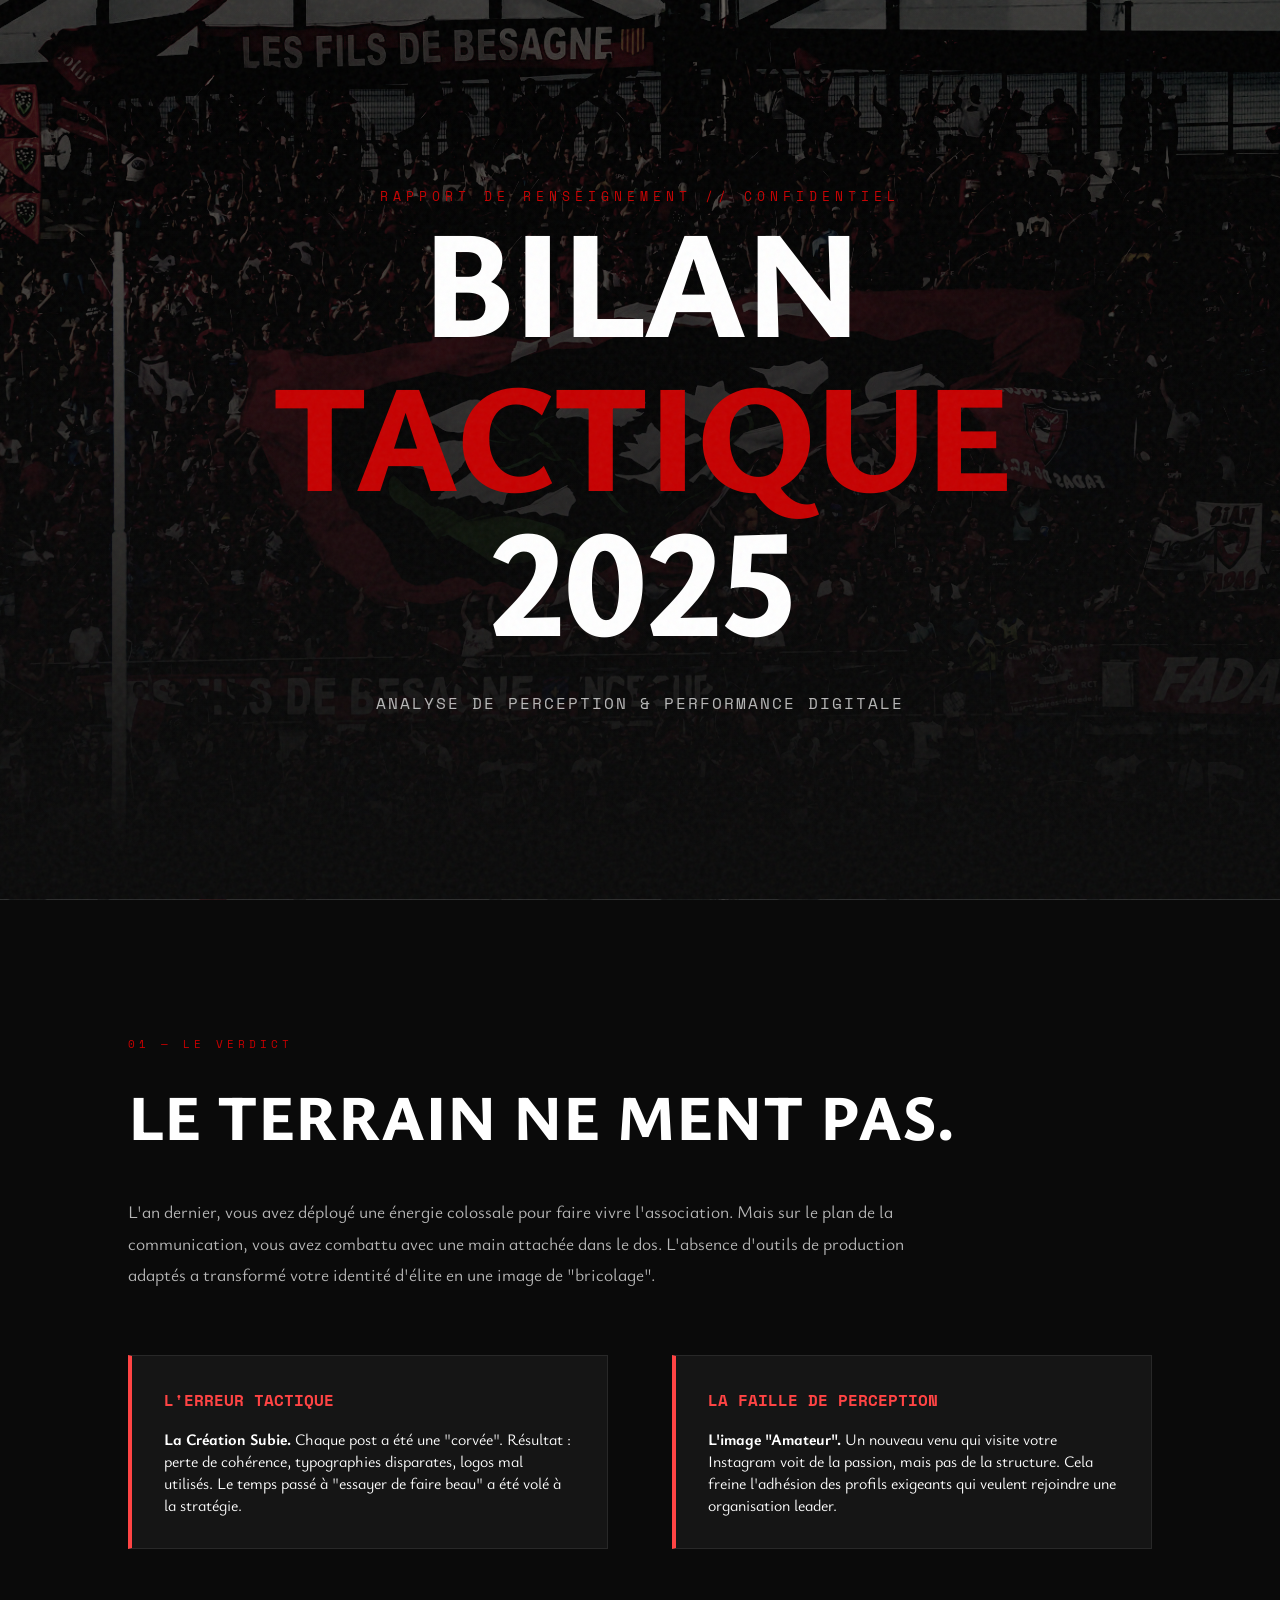
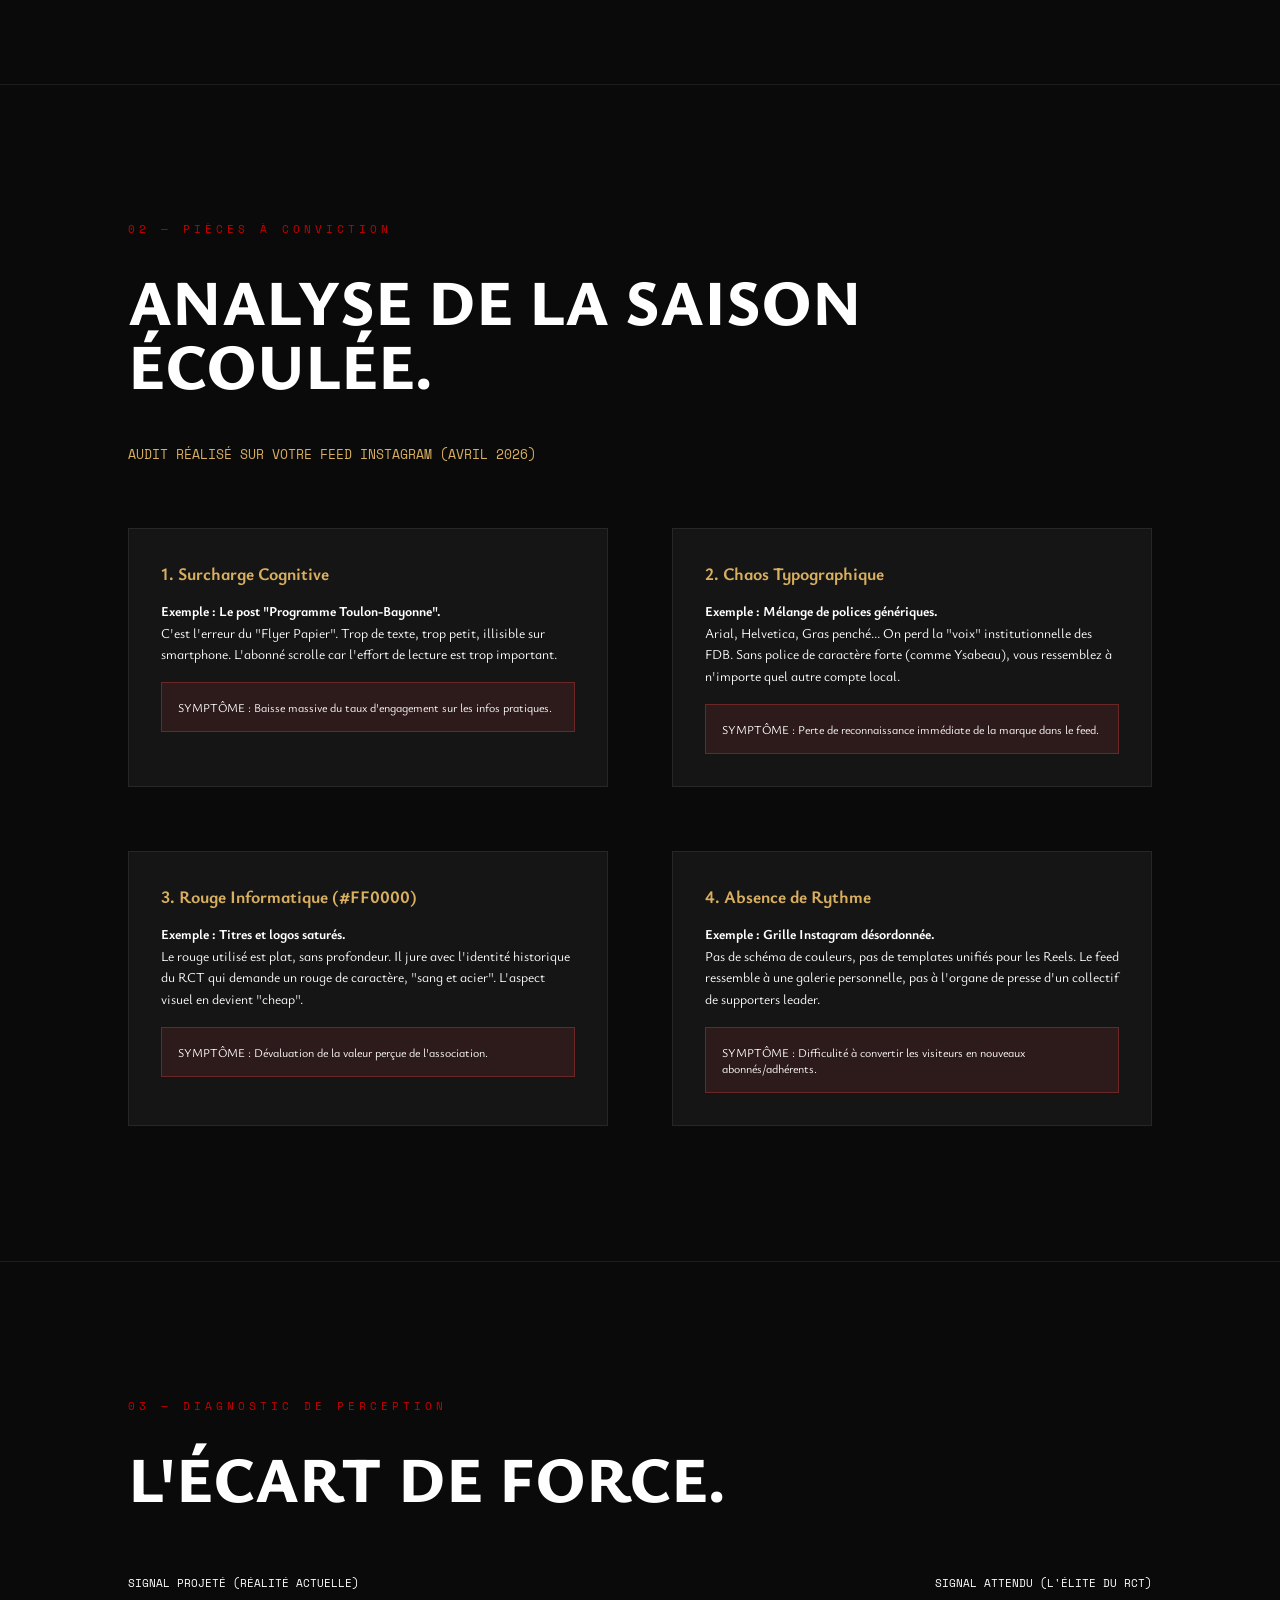
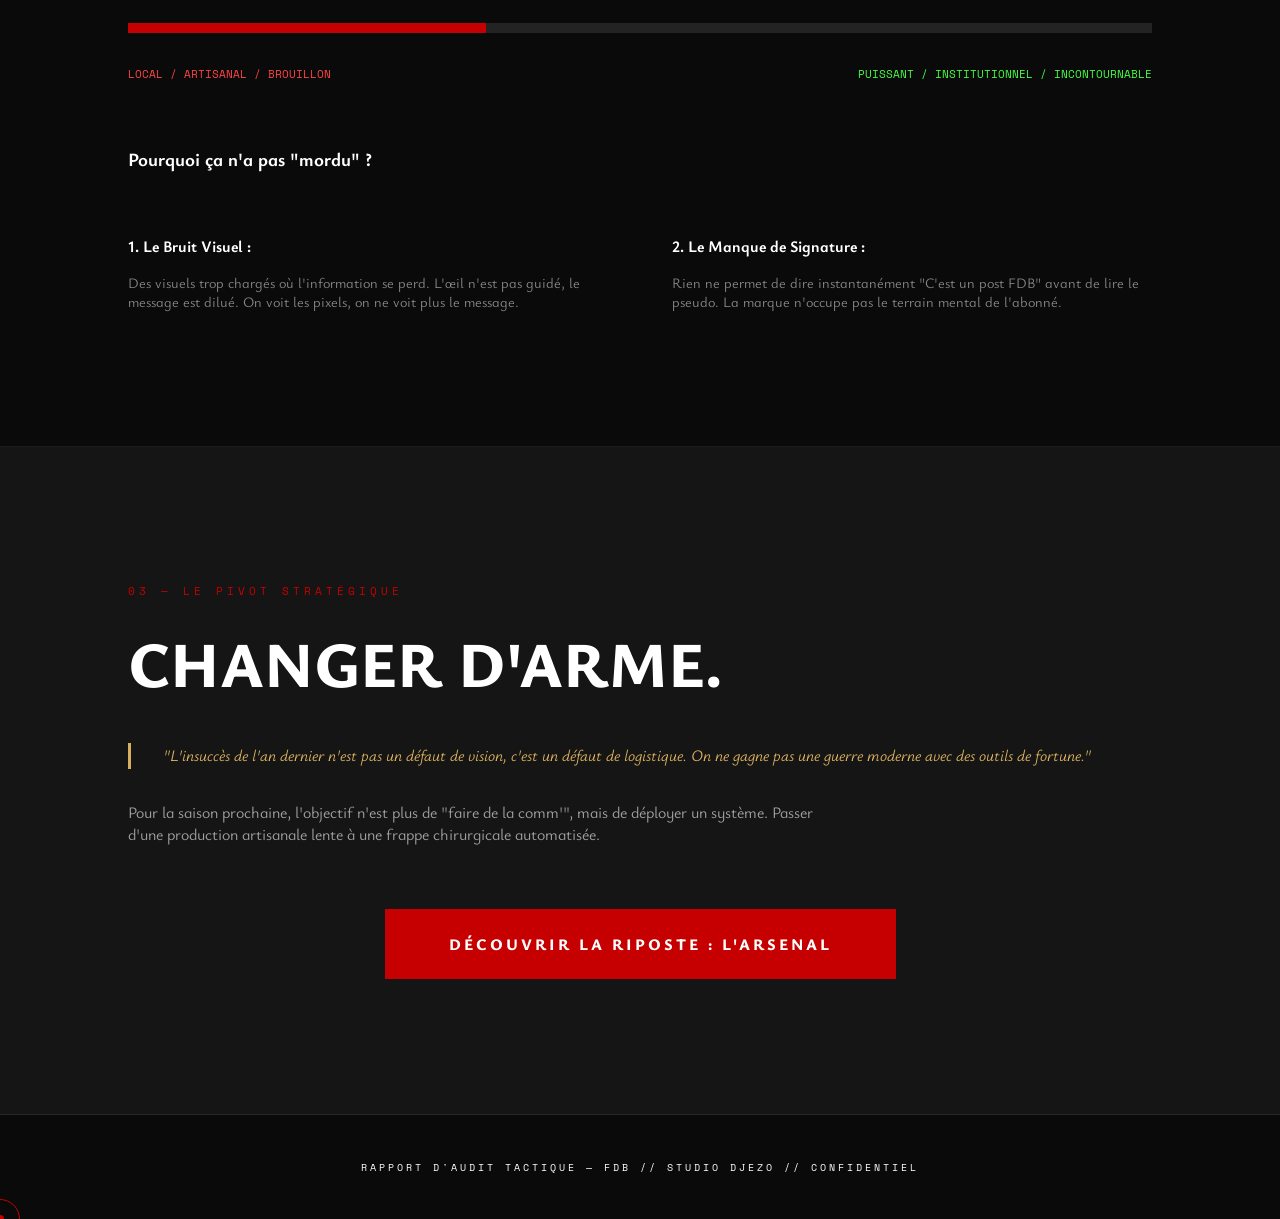
<file: fdb2.0/01_Strategy/index.html>
<!DOCTYPE html>
<html lang="fr">
<head>
    <meta charset="UTF-8">
    <meta name="viewport" content="width=device-width, initial-scale=1.0">
    <title>FDB — Bilan Tactique Saison 2025</title>
    <link rel="stylesheet" href="../04_Presentation/style_fdb.css">
    <style>
        .audit-grid { display: grid; grid-template-columns: 1fr 1fr; gap: 4rem; margin-top: 4rem; }
        .audit-card { background: var(--surface); border: 1px solid var(--border); padding: 2rem; }
        .audit-card.negative { border-left: 4px solid #ff4444; }
        .audit-card.positive { border-left: 4px solid #44ff44; }
        .metric-big { font-size: 4rem; font-weight: 800; color: var(--rct-red); margin-bottom: 1rem; }
        .perception-meter { width: 100%; height: 10px; background: rgba(255,255,255,0.1); margin: 2rem 0; position: relative; }
        .perception-bar { height: 100%; background: var(--rct-red); width: 45%; }
        .perception-label { display: flex; justify-content: space-between; font-family: 'Space Mono', monospace; font-size: 0.7rem; }
        .vs-line { border-top: 1px dashed var(--border); margin: 4rem 0; position: relative; }
        .vs-badge { position: absolute; top: -12px; left: 50%; transform: translateX(-50%); background: var(--bg); padding: 0 1rem; font-family: 'Space Mono', monospace; color: var(--rct-red); }
        blockquote { font-style: italic; color: var(--fdb-gold); border-left: 3px solid var(--fdb-gold); padding-left: 2rem; margin: 2rem 0; line-height: 1.6; }
        
        #conclusion .btn {
            display: inline-block;
            padding: 1.5rem 4rem;
            background: var(--rct-red);
            color: #fff;
            text-decoration: none;
            font-weight: 800;
            text-transform: uppercase;
            letter-spacing: 3px;
            transition: transform 0.3s cubic-bezier(0.175, 0.885, 0.32, 1.275);
        }
        #conclusion .btn:hover {
            transform: scale(1.05);
            background: #e60000;
        }

        @media (max-width: 768px) {
            .audit-grid {
                grid-template-columns: 1fr;
                gap: 1.5rem;
                margin-top: 2rem;
            }

            .audit-card {
                padding: 1.25rem;
            }

            .metric-big {
                font-size: 2.5rem;
            }

            .perception-label {
                flex-direction: column;
                gap: 0.4rem;
                font-size: 0.6rem;
            }

            .vs-line {
                margin: 2.5rem 0;
            }

            blockquote {
                padding-left: 1rem;
                font-size: 0.9rem;
            }

            #conclusion .btn {
                padding: 1.1rem 2rem;
                letter-spacing: 1px;
                font-size: 0.8rem;
                display: block;
                text-align: center;
            }
        }

        @media (max-width: 480px) {
            .audit-grid {
                gap: 1rem;
            }

            .audit-card {
                padding: 1rem;
            }

            .metric-big {
                font-size: 2rem;
            }

            .perception-label {
                font-size: 0.55rem;
            }

            blockquote {
                font-size: 0.85rem;
                margin: 1.5rem 0;
            }

            #conclusion .btn {
                padding: 1rem 1.5rem;
                font-size: 0.75rem;
                letter-spacing: 0.5px;
            }
        }
    </style>
</head>
<body>

    <div id="loader">
        <img src="../assets/icone_seule_rouge.svg" class="loader-logo" alt="FDB">
        <div id="loader-bar"><div id="loader-bar-fill"></div></div>
    </div>

    <section class="hero" style="background: linear-gradient(rgba(0,0,0,0.85), rgba(0,0,0,0.85)), url('../assets/stade_rct_background.png'); background-size: cover; background-position: center;">
        <div class="hero-content">
            <span class="hero-sub" style="color: var(--rct-red);">RAPPORT DE RENSEIGNEMENT // CONFIDENTIEL</span>
            <h1>
                <span><span class="line-content">BILAN</span></span>
                <span><span class="line-content"><em>TACTIQUE</em> 2025</span></span>
            </h1>
            <p style="margin-top: 2rem; opacity: 0.7; font-family: 'Space Mono', monospace; letter-spacing: 2px;">ANALYSE DE PERCEPTION & PERFORMANCE DIGITALE</p>
        </div>
    </section>

    <section id="verdict">
        <span class="section-tag">01 — Le Verdict</span>
        <div class="reveal">
            <h2>Le terrain ne ment pas.</h2>
            <p style="max-width: 800px; color: rgba(255,255,255,0.7); line-height: 1.8; font-size: 1.1rem;">
                L'an dernier, vous avez déployé une énergie colossale pour faire vivre l'association. Mais sur le plan de la communication, vous avez combattu avec une main attachée dans le dos. L'absence d'outils de production adaptés a transformé votre identité d'élite en une image de "bricolage".
            </p>
        </div>

        <div class="audit-grid reveal">
            <div class="audit-card negative">
                <h4 style="color: #ff4444; margin-bottom: 1rem; font-family: 'Space Mono', monospace;">L'ERREUR TACTIQUE</h4>
                <p><strong>La Création Subie.</strong> Chaque post a été une "corvée". Résultat : perte de cohérence, typographies disparates, logos mal utilisés. Le temps passé à "essayer de faire beau" a été volé à la stratégie.</p>
            </div>
            <div class="audit-card negative">
                <h4 style="color: #ff4444; margin-bottom: 1rem; font-family: 'Space Mono', monospace;">LA FAILLE DE PERCEPTION</h4>
                <p><strong>L'image "Amateur".</strong> Un nouveau venu qui visite votre Instagram voit de la passion, mais pas de la structure. Cela freine l'adhésion des profils exigeants qui veulent rejoindre une organisation leader.</p>
            </div>
        </div>
    </section>

    <section id="evidence">
        <span class="section-tag">02 — Pièces à Conviction</span>
        <div class="reveal">
            <h2>Analyse de la Saison Écoulée.</h2>
            <p style="color: var(--fdb-gold); font-family: 'Space Mono', monospace; font-size: 0.8rem; margin-bottom: 3rem;">AUDIT RÉALISÉ SUR VOTRE FEED INSTAGRAM (AVRIL 2026)</p>
        </div>

        <div class="audit-grid reveal">
            <div class="audit-card">
                <h3 style="font-size: 1.1rem; color: var(--fdb-gold); margin-bottom: 1rem;">1. Surcharge Cognitive</h3>
                <p style="font-size: 0.85rem; line-height: 1.6;">
                    <strong>Exemple : Le post "Programme Toulon-Bayonne".</strong><br>
                    C'est l'erreur du "Flyer Papier". Trop de texte, trop petit, illisible sur smartphone. L'abonné scrolle car l'effort de lecture est trop important.
                </p>
                <div style="margin-top: 1rem; padding: 1rem; background: rgba(255,68,68,0.1); border: 1px solid rgba(255,68,68,0.3); font-size: 0.75rem;">
                    SYMPTÔME : Baisse massive du taux d'engagement sur les infos pratiques.
                </div>
            </div>

            <div class="audit-card">
                <h3 style="font-size: 1.1rem; color: var(--fdb-gold); margin-bottom: 1rem;">2. Chaos Typographique</h3>
                <p style="font-size: 0.85rem; line-height: 1.6;">
                    <strong>Exemple : Mélange de polices génériques.</strong><br>
                    Arial, Helvetica, Gras penché... On perd la "voix" institutionnelle des FDB. Sans police de caractère forte (comme Ysabeau), vous ressemblez à n'importe quel autre compte local.
                </p>
                <div style="margin-top: 1rem; padding: 1rem; background: rgba(255,68,68,0.1); border: 1px solid rgba(255,68,68,0.3); font-size: 0.75rem;">
                    SYMPTÔME : Perte de reconnaissance immédiate de la marque dans le feed.
                </div>
            </div>

            <div class="audit-card">
                <h3 style="font-size: 1.1rem; color: var(--fdb-gold); margin-bottom: 1rem;">3. Rouge Informatique (#FF0000)</h3>
                <p style="font-size: 0.85rem; line-height: 1.6;">
                    <strong>Exemple : Titres et logos saturés.</strong><br>
                    Le rouge utilisé est plat, sans profondeur. Il jure avec l'identité historique du RCT qui demande un rouge de caractère, "sang et acier". L'aspect visuel en devient "cheap".
                </p>
                <div style="margin-top: 1rem; padding: 1rem; background: rgba(255,68,68,0.1); border: 1px solid rgba(255,68,68,0.3); font-size: 0.75rem;">
                    SYMPTÔME : Dévaluation de la valeur perçue de l'association.
                </div>
            </div>

            <div class="audit-card">
                <h3 style="font-size: 1.1rem; color: var(--fdb-gold); margin-bottom: 1rem;">4. Absence de Rythme</h3>
                <p style="font-size: 0.85rem; line-height: 1.6;">
                    <strong>Exemple : Grille Instagram désordonnée.</strong><br>
                    Pas de schéma de couleurs, pas de templates unifiés pour les Reels. Le feed ressemble à une galerie personnelle, pas à l'organe de presse d'un collectif de supporters leader.
                </p>
                <div style="margin-top: 1rem; padding: 1rem; background: rgba(255,68,68,0.1); border: 1px solid rgba(255,68,68,0.3); font-size: 0.75rem;">
                    SYMPTÔME : Difficulité à convertir les visiteurs en nouveaux abonnés/adhérents.
                </div>
            </div>
        </div>
    </section>

    <section id="psychologie">
        <span class="section-tag">03 — Diagnostic de Perception</span>
        <div class="reveal">
            <h2>L'Écart de Force.</h2>
        </div>
        
        <div class="reveal" style="margin-top: 4rem;">
            <div class="perception-label">
                <span>SIGNAL PROJETÉ (RÉALITÉ ACTUELLE)</span>
                <span>SIGNAL ATTENDU (L'ÉLITE DU RCT)</span>
            </div>
            <div class="perception-meter">
                <div class="perception-bar" style="width: 35%;"></div>
            </div>
            <div class="perception-label">
                <span style="color: #ff4444;">LOCAL / ARTISANAL / BROUILLON</span>
                <span style="color: #44ff44;">PUISSANT / INSTITUTIONNEL / INCONTOURNABLE</span>
            </div>
        </div>

        <div class="reveal" style="margin-top: 4rem;">
            <h3>Pourquoi ça n'a pas "mordu" ?</h3>
            <div class="audit-grid">
                <div>
                    <p style="margin-bottom: 1rem;"><strong>1. Le Bruit Visuel :</strong></p>
                    <p style="color: rgba(255,255,255,0.5); font-size: 0.9rem;">Des visuels trop chargés où l'information se perd. L'œil n'est pas guidé, le message est dilué. On voit les pixels, on ne voit plus le message.</p>
                </div>
                <div>
                    <p style="margin-bottom: 1rem;"><strong>2. Le Manque de Signature :</strong></p>
                    <p style="color: rgba(255,255,255,0.5); font-size: 0.9rem;">Rien ne permet de dire instantanément "C'est un post FDB" avant de lire le pseudo. La marque n'occupe pas le terrain mental de l'abonné.</p>
                </div>
            </div>
        </div>
    </section>

    <section id="conclusion" style="background: var(--surface);">
        <span class="section-tag">03 — Le Pivot Stratégique</span>
        <div class="reveal">
            <h2>Changer d'Arme.</h2>
            <blockquote>
                "L'insuccès de l'an dernier n'est pas un défaut de vision, c'est un défaut de logistique. On ne gagne pas une guerre moderne avec des outils de fortune."
            </blockquote>
            <p style="margin-bottom: 4rem; max-width: 700px; color: rgba(255,255,255,0.6);">
                Pour la saison prochaine, l'objectif n'est plus de "faire de la comm'", mais de déployer un système. Passer d'une production artisanale lente à une frappe chirurgicale automatisée. 
            </p>
            <div style="text-align: center;">
                <a href="../04_Presentation/PRESENTATION_ARSENAL.html" class="btn">Découvrir la Riposte : L'Arsenal</a>
            </div>
        </div>
    </section>

    <footer style="padding: 5vh 10vw; text-align: center; font-family: 'Space Mono', monospace; font-size: 0.6rem; color: var(--muted); letter-spacing: 3px;">
        RAPPORT D'AUDIT TACTIQUE — FDB // STUDIO DJEZO // CONFIDENTIEL
    </footer>

    <div id="cursor"></div>
    <div id="cursor-ring"></div>

    <script src="../04_Presentation/main_fdb.js"></script>
</body>
</html>
</file>
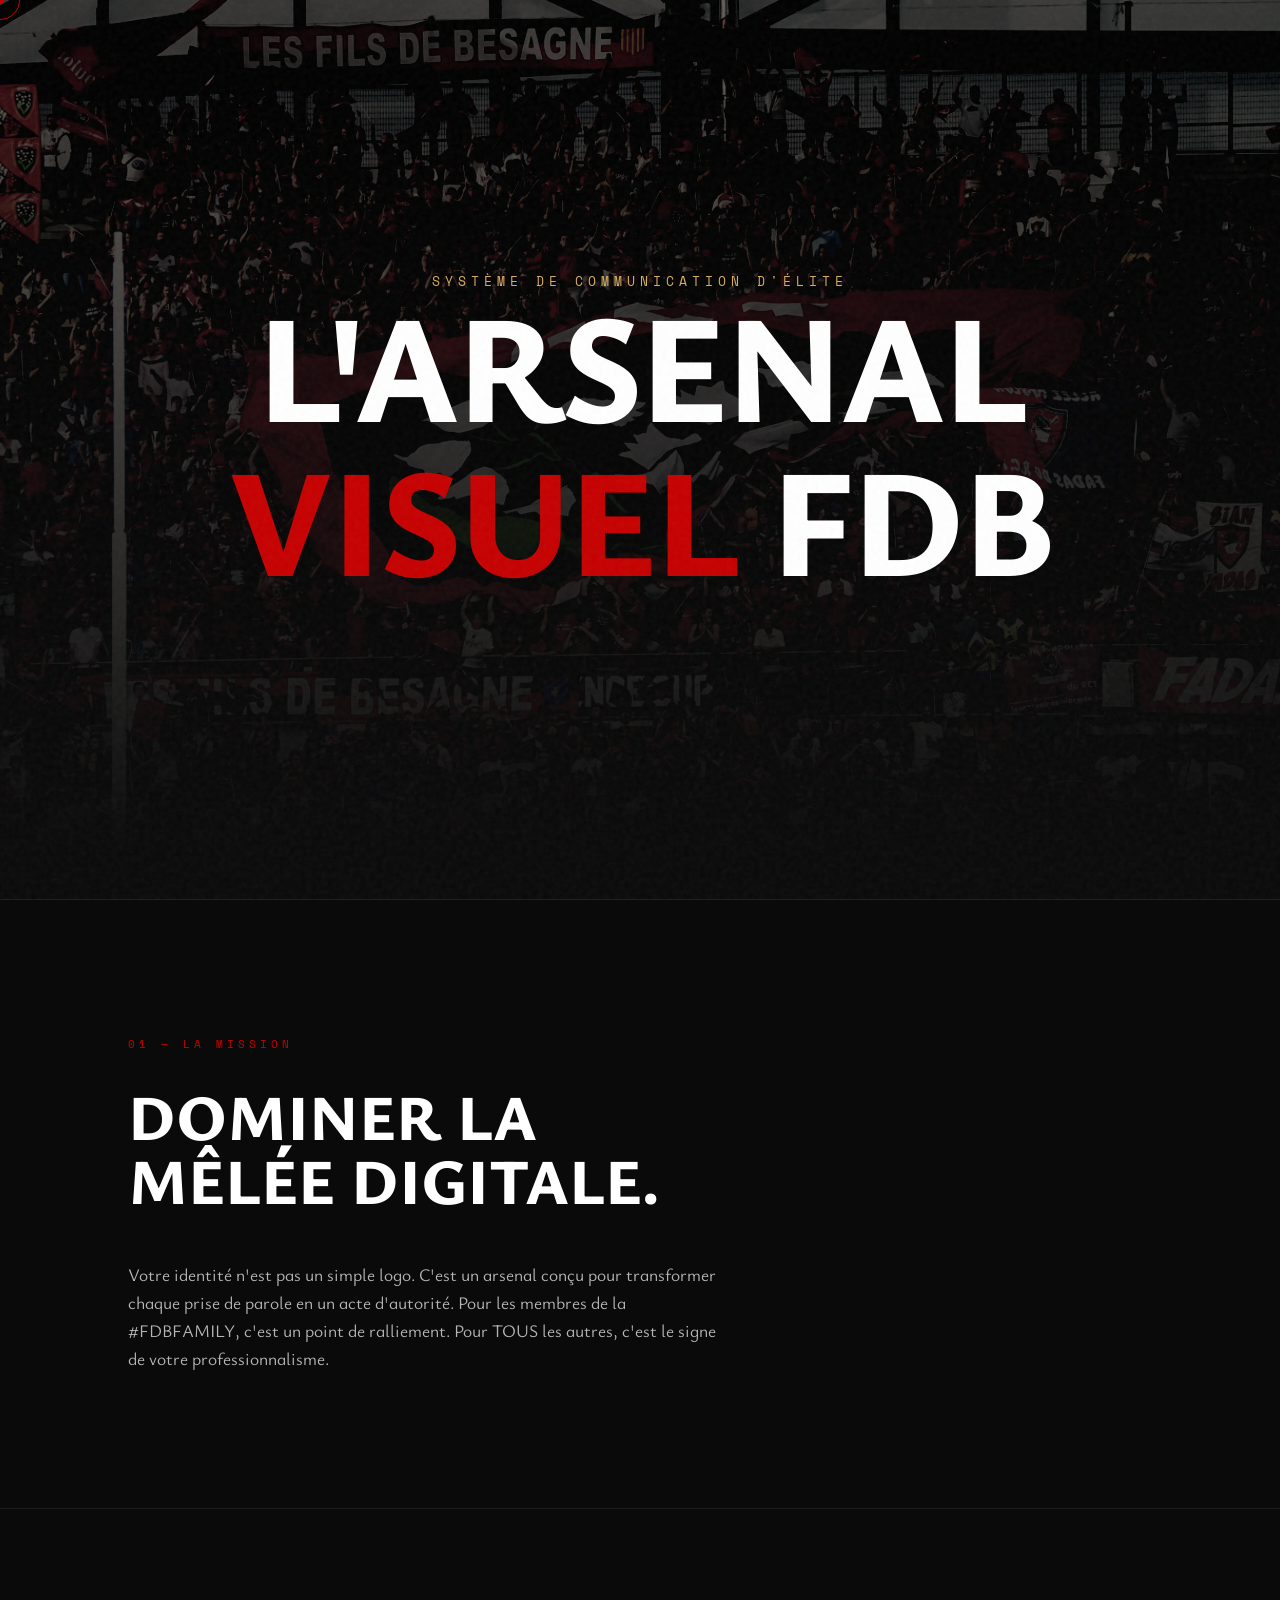
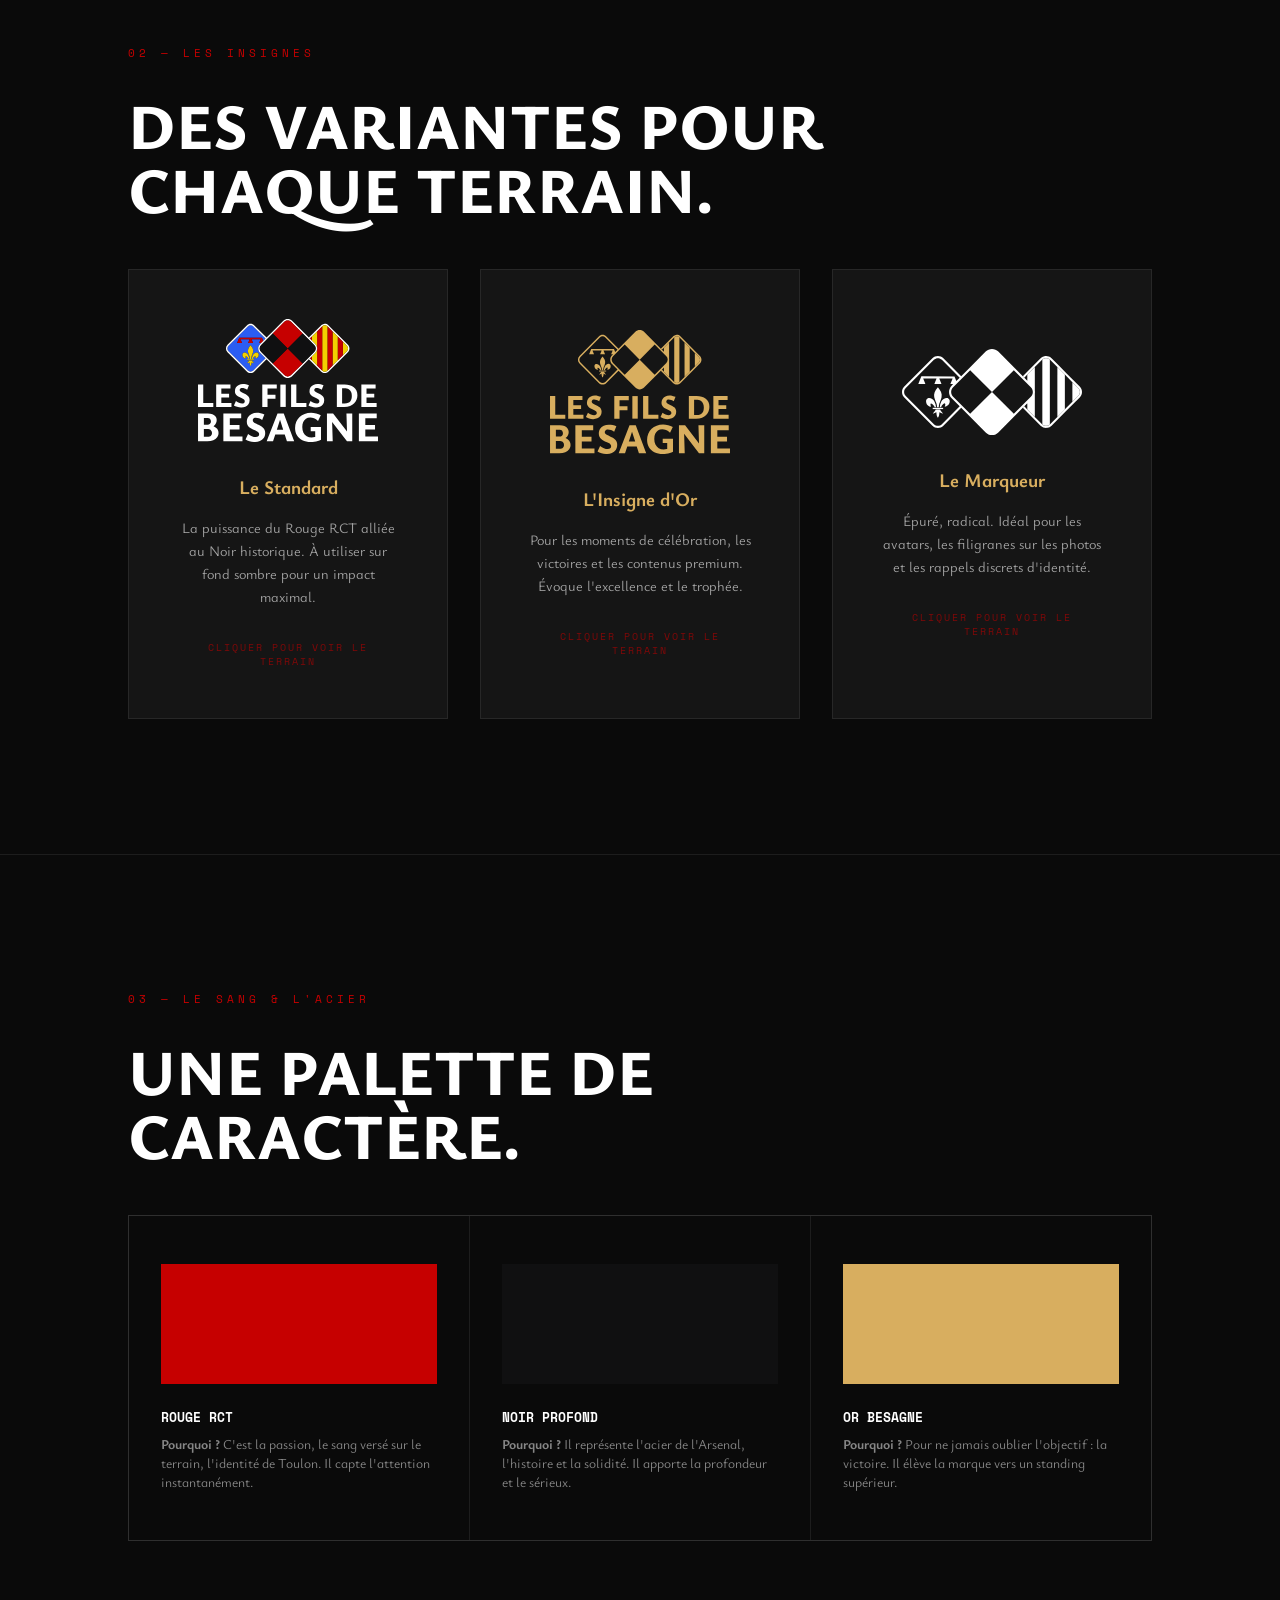
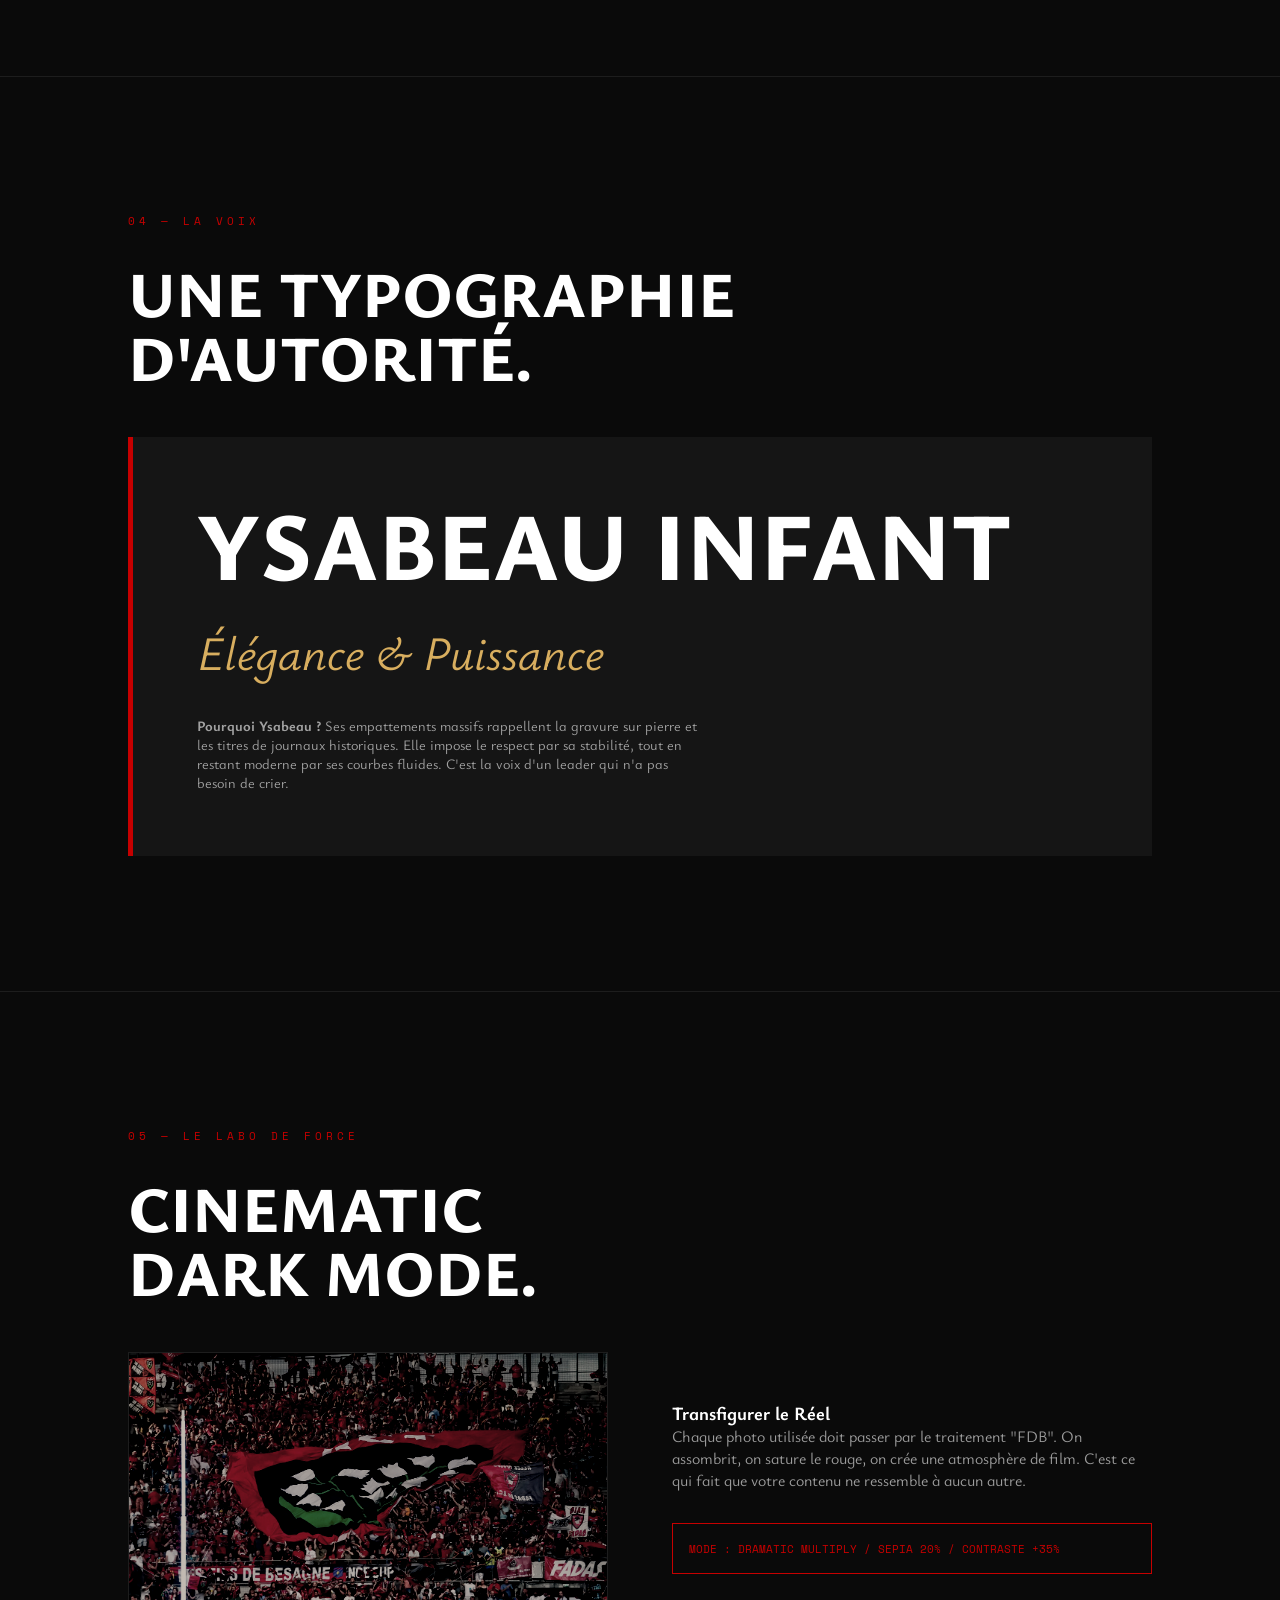
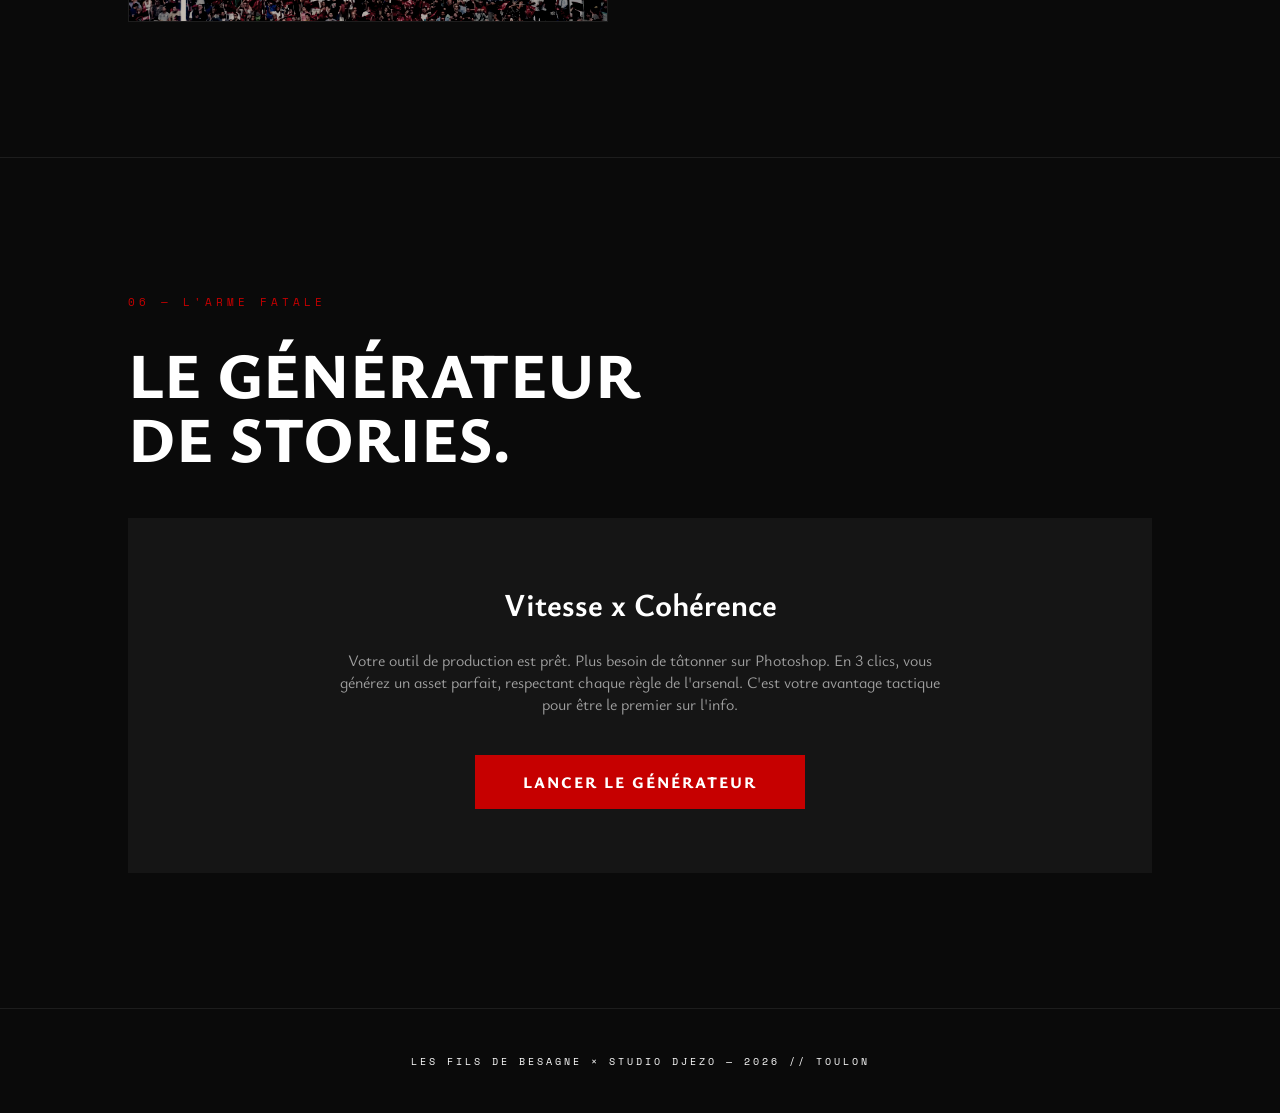
<file: fdb2.0/04_Presentation/PRESENTATION_ARSENAL.html>
<!DOCTYPE html>
<html lang="fr">
<head>
    <meta charset="UTF-8">
    <meta name="viewport" content="width=device-width, initial-scale=1.0">
    <title>Fils de Besagne — L'Arsenal Visuel</title>
    <link rel="stylesheet" href="style_fdb.css">
</head>
<body>

    <div id="cursor"></div>
    <div id="cursor-ring"></div>

    <div id="loader">
        <img src="../assets/icone_seule_rouge.svg" class="loader-logo" alt="FDB">
        <div id="loader-bar"><div id="loader-bar-fill"></div></div>
    </div>

    <section class="hero">
        <div class="hero-content">
            <span class="hero-sub">Système de Communication d'Élite</span>
            <h1>
                <span><span class="line-content">L'ARSENAL</span></span>
                <span><span class="line-content"><em>VISUEL</em> FDB</span></span>
            </h1>
        </div>
    </section>

    <section id="vision">
        <span class="section-tag">01 — La Mission</span>
        <div class="reveal">
            <h2>Dominer la<br>Mêlée Digitale.</h2>
            <p style="max-width: 600px; font-size: 1.1rem; color: rgba(255,255,255,0.7); line-height: 1.6;">
                Votre identité n'est pas un simple logo. C'est un arsenal conçu pour transformer chaque prise de parole en un acte d'autorité. Pour les membres de la #FDBFAMILY, c'est un point de ralliement. Pour TOUS les autres, c'est le signe de votre professionnalisme.
            </p>
        </div>
    </section>

    <section id="insignes">
        <span class="section-tag">02 — Les Insignes</span>
        <div class="reveal">
            <h2>Des Variantes pour<br>chaque Terrain.</h2>
        </div>
        <div class="arsenal-grid">
            <!-- LOGO STANDARD -->
            <div class="flip-card reveal">
                <div class="flip-card-inner">
                    <div class="flip-card-front">
                        <img src="../assets/logo_complet_couleurs_fond_sombre.svg" alt="Logo Principal">
                        <h3>Le Standard</h3>
                        <p>La puissance du Rouge RCT alliée au Noir historique. À utiliser sur fond sombre pour un impact maximal.</p>
                        <div class="flip-hint">Cliquer pour voir le terrain</div>
                    </div>
                    <div class="flip-card-back">
                        <img src="image1.png" alt="Mockup Standard">
                    </div>
                </div>
            </div>

            <!-- LOGO OR -->
            <div class="flip-card reveal">
                <div class="flip-card-inner">
                    <div class="flip-card-front">
                        <img src="../assets/logo_complet_or.svg" alt="Logo Or">
                        <h3>L'Insigne d'Or</h3>
                        <p>Pour les moments de célébration, les victoires et les contenus premium. Évoque l'excellence et le trophée.</p>
                        <div class="flip-hint">Cliquer pour voir le terrain</div>
                    </div>
                    <div class="flip-card-back">
                        <img src="image2.png" alt="Mockup Or">
                    </div>
                </div>
            </div>

            <!-- LOGO MARQUEUR -->
            <div class="flip-card reveal">
                <div class="flip-card-inner">
                    <div class="flip-card-front">
                        <img src="../assets/icone_seule_blanc.svg" alt="Icone Seule">
                        <h3>Le Marqueur</h3>
                        <p>Épuré, radical. Idéal pour les avatars, les filigranes sur les photos et les rappels discrets d'identité.</p>
                        <div class="flip-hint">Cliquer pour voir le terrain</div>
                    </div>
                    <div class="flip-card-back">
                        <img src="image3.png" alt="Mockup Marqueur">
                    </div>
                </div>
            </div>
        </div>
    </section>

    <section id="couleurs">
        <span class="section-tag">03 — Le Sang & L'Acier</span>
        <div class="reveal">
            <h2>Une Palette de<br>Caractère.</h2>
        </div>
        <div class="color-grid reveal">
            <div class="color-item">
                <div class="color-swatch" style="background: #C60000;"></div>
                <div class="color-info">
                    <h4>ROUGE RCT</h4>
                    <p><strong>Pourquoi ?</strong> C'est la passion, le sang versé sur le terrain, l'identité de Toulon. Il capte l'attention instantanément.</p>
                </div>
            </div>
            <div class="color-item">
                <div class="color-swatch" style="background: #101011;"></div>
                <div class="color-info">
                    <h4>NOIR PROFOND</h4>
                    <p><strong>Pourquoi ?</strong> Il représente l'acier de l'Arsenal, l'histoire et la solidité. Il apporte la profondeur et le sérieux.</p>
                </div>
            </div>
            <div class="color-item">
                <div class="color-swatch" style="background: #D8AE5F;"></div>
                <div class="color-info">
                    <h4>OR BESAGNE</h4>
                    <p><strong>Pourquoi ?</strong> Pour ne jamais oublier l'objectif : la victoire. Il élève la marque vers un standing supérieur.</p>
                </div>
            </div>
        </div>
    </section>

    <section id="typo">
        <span class="section-tag">04 — La Voix</span>
        <div class="reveal">
            <h2>Une Typographie<br>d'Autorité.</h2>
        </div>
        <div class="typo-showcase reveal">
            <div class="typo-main">YSABEAU INFANT</div>
            <div class="typo-italic">Élégance & Puissance</div>
            <p style="margin-top: 2rem; max-width: 500px; font-size: 0.9rem; color: rgba(255,255,255,0.6);">
                <strong>Pourquoi Ysabeau ?</strong> Ses empattements massifs rappellent la gravure sur pierre et les titres de journaux historiques. Elle impose le respect par sa stabilité, tout en restant moderne par ses courbes fluides. C'est la voix d'un leader qui n'a pas besoin de crier.
            </p>
        </div>
    </section>

    <section id="lab">
        <span class="section-tag">05 — Le Labo de Force</span>
        <div class="reveal">
            <h2>Cinematic<br>Dark Mode.</h2>
        </div>
        <div class="lab-container reveal">
            <div class="lab-img-wrap">
                <img src="../assets/stade_rct_background.png" class="lab-img filtered" alt="Traitement Photo">
                <div class="lab-overlay"></div>
            </div>
            <div class="lab-content">
                <h3>Transfigurer le Réel</h3>
                <p style="margin-bottom: 2rem; color: rgba(255,255,255,0.6);">
                    Chaque photo utilisée doit passer par le traitement "FDB". On assombrit, on sature le rouge, on crée une atmosphère de film. C'est ce qui fait que votre contenu ne ressemble à aucun autre.
                </p>
                <div style="padding: 1rem; border: 1px solid var(--rct-red); font-family: 'Space Mono', monospace; font-size: 0.7rem; color: var(--rct-red);">
                    MODE : DRAMATIC MULTIPLY / SEPIA 20% / CONTRASTE +35%
                </div>
            </div>
        </div>
    </section>

    <section id="generator">
        <span class="section-tag">06 — L'Arme Fatale</span>
        <div class="reveal">
            <h2>Le Générateur<br>de Stories.</h2>
        </div>
        <div style="background: var(--surface); padding: 4rem; text-align: center;" class="reveal">
            <h3 style="font-size: 2rem; margin-bottom: 1.5rem;">Vitesse x Cohérence</h3>
            <p style="max-width: 600px; margin: 0 auto 2.5rem; color: rgba(255,255,255,0.6);">
                Votre outil de production est prêt. Plus besoin de tâtonner sur Photoshop. En 3 clics, vous générez un asset parfait, respectant chaque règle de l'arsenal. C'est votre avantage tactique pour être le premier sur l'info.
            </p>
            <a href="../generator_story_fdb.html" style="display: inline-block; padding: 1rem 3rem; background: var(--rct-red); color: #fff; text-decoration: none; font-weight: 800; text-transform: uppercase; letter-spacing: 2px;">Lancer le Générateur</a>
        </div>
    </section>

    <footer style="padding: 5vh 10vw; text-align: center; font-family: 'Space Mono', monospace; font-size: 0.6rem; color: var(--muted); letter-spacing: 3px;">
        LES FILS DE BESAGNE &times; STUDIO DJEZO — 2026 // TOULON
    </footer>

    <script src="main_fdb.js"></script>
</body>
</html>
</file>
<file: fdb2.0/04_Presentation/style_fdb.css>
@import url('https://fonts.googleapis.com/css2?family=Ysabeau+Infant:ital,wght@0,400;0,700;0,800;1,400&family=Space+Mono:ital@0;1&display=swap');

:root {
    --rct-red: #C60000;
    --fdb-black: #101011;
    --fdb-gold: #D8AE5F;
    --fdb-white: #FFFFFF;
    --bg: #0a0a0a;
    --surface: #151515;
    --border: rgba(255, 255, 255, 0.08);
}

* { margin: 0; padding: 0; box-sizing: border-box; }

body {
    background: var(--bg);
    color: var(--fdb-white);
    font-family: 'Ysabeau Infant', sans-serif;
    overflow-x: hidden;
    cursor: none;
}

/* TEXTURE GRAIN */
body::before {
    content: '';
    position: fixed;
    inset: 0;
    pointer-events: none;
    z-index: 9999;
    opacity: .05;
    background-image: url("data:image/svg+xml,%3Csvg viewBox='0 0 256 256' xmlns='http://www.w3.org/2000/svg'%3E%3Cfilter id='noise'%3E%3CfeTurbulence type='fractalNoise' baseFrequency='0.65' numOctaves='3' stitchTiles='stitch'/%3E%3C/filter%3E%3Crect width='100%25' height='100%25' filter='url(%23noise)'/%3E%3C/svg%3E");
}

/* CURSOR */
#cursor {
    position: fixed;
    width: 8px;
    height: 8px;
    background: var(--rct-red);
    border-radius: 50%;
    pointer-events: none;
    z-index: 10000;
    transform: translate(-50%, -50%);
    transition: transform 0.1s;
}
#cursor-ring {
    position: fixed;
    width: 40px;
    height: 40px;
    border: 1px solid var(--rct-red);
    border-radius: 50%;
    pointer-events: none;
    z-index: 9998;
    transform: translate(-50%, -50%);
    transition: all 0.2s cubic-bezier(0.23, 1, 0.32, 1);
}

/* LOADER */
#loader {
    position: fixed;
    inset: 0;
    background: var(--fdb-black);
    z-index: 9995;
    display: flex;
    flex-direction: column;
    align-items: center;
    justify-content: center;
    transition: opacity 1s ease, visibility 1s;
}
#loader.hidden { opacity: 0; visibility: hidden; }
.loader-logo { width: 120px; margin-bottom: 2rem; animation: pulse 2s infinite; }
#loader-bar { width: 200px; height: 2px; background: rgba(255,255,255,0.1); overflow: hidden; }
#loader-bar-fill { height: 100%; background: var(--rct-red); width: 0%; animation: loadFill 1.5s ease forwards; }

/* HERO */
.hero {
    height: 100vh;
    display: flex;
    flex-direction: column;
    justify-content: center;
    align-items: center;
    text-align: center;
    position: relative;
    padding: 0 10vw;
    background: var(--bg); /* Fond de sécurité */
}

.hero::before {
    content: '';
    position: absolute;
    inset: 0;
    background-image: url('../assets/stade_rct_background.png');
    background-size: cover;
    background-position: center;
    /* TRAITEMENT FDB : Contraste +35%, Luminosité basse, Sepia 20%, Saturation basse */
    filter: brightness(0.4) contrast(1.4) saturate(0.6) sepia(0.2) hue-rotate(-10deg);
    z-index: 0;
}

.hero::after {
    content: '';
    position: absolute;
    inset: 0;
    background: linear-gradient(to bottom, rgba(16, 16, 17, 0) 0%, var(--bg) 95%);
    z-index: 1;
}

.hero-content {
    position: relative;
    z-index: 2;
}
.hero h1 {
    font-size: clamp(3.5rem, 12vw, 12rem);
    font-weight: 800;
    line-height: 0.95;
    text-transform: uppercase;
    letter-spacing: -4px;
    margin-bottom: 2rem;
}
.hero h1 span { display: block; overflow: visible; }
.hero h1 .line-content { display: block; transform: translateY(110%); transition: transform 1.2s cubic-bezier(0.16, 1, 0.3, 1); padding-bottom: 0.05em; }
.hero.visible h1 .line-content { transform: translateY(0); }
.hero h1 em { font-style: normal; color: var(--rct-red); }

.hero-sub {
    font-family: 'Space Mono', monospace;
    font-size: 0.8rem;
    letter-spacing: 5px;
    color: var(--fdb-gold);
    text-transform: uppercase;
    opacity: 0;
    transform: translateY(20px);
    transition: all 1s ease 0.8s;
}
.hero.visible .hero-sub { opacity: 1; transform: translateY(0); }

/* SECTIONS */
section { padding: 15vh 10vw; border-bottom: 1px solid var(--border); }
.section-tag {
    font-family: 'Space Mono', monospace;
    font-size: 0.7rem;
    letter-spacing: 4px;
    color: var(--rct-red);
    display: block;
    margin-bottom: 2rem;
    text-transform: uppercase;
}
h2 {
    font-size: clamp(2.5rem, 5vw, 5rem);
    font-weight: 800;
    line-height: 1;
    text-transform: uppercase;
    margin-bottom: 3rem;
}

/* ARSENAL GRID & FLIP CARDS */
.arsenal-grid {
    display: grid;
    grid-template-columns: repeat(auto-fit, minmax(300px, 1fr));
    gap: 2rem;
    perspective: 2000px; /* Nécessaire pour la 3D */
}

.flip-card {
    height: 450px;
    background: transparent;
}

.flip-card-inner {
    position: relative;
    width: 100%;
    height: 100%;
    text-align: center;
    transition: transform 0.8s cubic-bezier(0.175, 0.885, 0.32, 1.275);
    transform-style: preserve-3d;
    cursor: pointer;
}

.flip-card.flipped .flip-card-inner {
    transform: rotateY(180deg);
}

.flip-card-front, .flip-card-back {
    position: absolute;
    width: 100%;
    height: 100%;
    backface-visibility: hidden;
    border: 1px solid var(--border);
    display: flex;
    flex-direction: column;
    justify-content: center;
    align-items: center;
}

.flip-card-front {
    background: var(--surface);
    padding: 3rem;
    z-index: 2;
}

.flip-card-back {
    background: #000;
    transform: rotateY(180deg);
    overflow: hidden;
}

.flip-card-back img {
    width: 100%;
    height: 100%;
    object-fit: cover;
    transition: transform 1.5s ease;
}

.flip-card.flipped .flip-card-back img {
    transform: scale(1.1);
}

.asset-card {
    transition: all 0.4s ease;
}

.flip-card:hover .flip-card-front { border-color: var(--rct-red); }

.flip-card-front img { width: 100%; max-width: 180px; margin-bottom: 2rem; transition: transform 0.6s ease; }
.flip-card-front h3 { font-size: 1.2rem; margin-bottom: 1rem; color: var(--fdb-gold); }
.flip-card-front p { font-size: 0.9rem; color: rgba(255,255,255,0.6); line-height: 1.6; }

.flip-hint {
    margin-top: 2rem;
    font-family: 'Space Mono', monospace;
    font-size: 0.6rem;
    letter-spacing: 2px;
    color: var(--rct-red);
    text-transform: uppercase;
    opacity: 0.6;
}

/* REVEAL */
.reveal { opacity: 0; transform: translateY(50px); transition: all 1s cubic-bezier(0.16, 1, 0.3, 1); }
.reveal.visible { opacity: 1; transform: translateY(0); }

/* COLORS */
.color-grid { display: grid; grid-template-columns: repeat(auto-fit, minmax(200px, 1fr)); gap: 1px; background: var(--border); border: 1px solid var(--border); }
.color-item { background: var(--bg); padding: 3rem 2rem; }
.color-swatch { width: 100%; height: 120px; margin-bottom: 1.5rem; }
.color-info h4 { font-family: 'Space Mono', monospace; font-size: 0.8rem; margin-bottom: 0.5rem; }
.color-info p { font-size: 0.85rem; color: rgba(255,255,255,0.5); line-height: 1.4; }

/* DARK MODE LAB */
.lab-container {
    display: grid; grid-template-columns: 1fr 1fr; gap: 4rem; align-items: center;
}
.lab-img-wrap { position: relative; width: 100%; aspect-ratio: 16/9; overflow: hidden; border: 1px solid var(--border); }
.lab-img { width: 100%; height: 100%; object-fit: cover; }
.lab-img.filtered { filter: brightness(0.65) contrast(1.35) saturate(0.7) sepia(0.2) hue-rotate(-10deg); }
.lab-overlay { position: absolute; inset: 0; background: linear-gradient(to top, rgba(16,16,17,0.85) 0%, rgba(198,0,0,0.3) 100%); mix-blend-mode: multiply; opacity: 0; transition: opacity 0.5s; }
.lab-img-wrap:hover .lab-overlay { opacity: 1; }

/* TYPO SECTION */
.typo-showcase { padding: 4rem; background: var(--surface); border-left: 5px solid var(--rct-red); }
.typo-main { font-size: 6rem; font-weight: 800; line-height: 0.9; margin-bottom: 2rem; }
.typo-italic { font-size: 3rem; font-weight: 400; font-style: italic; color: var(--fdb-gold); }

/* ANIMATIONS */
@keyframes pulse { 0% { transform: scale(1); opacity: 0.8; } 50% { transform: scale(1.05); opacity: 1; } 100% { transform: scale(1); opacity: 0.8; } }
@keyframes loadFill { to { width: 100%; } }

@media (max-width: 768px) {
    .lab-container { grid-template-columns: 1fr; }
    .typo-main { font-size: 3rem; }
    .hero h1 { font-size: 4rem; }
}
</file>
